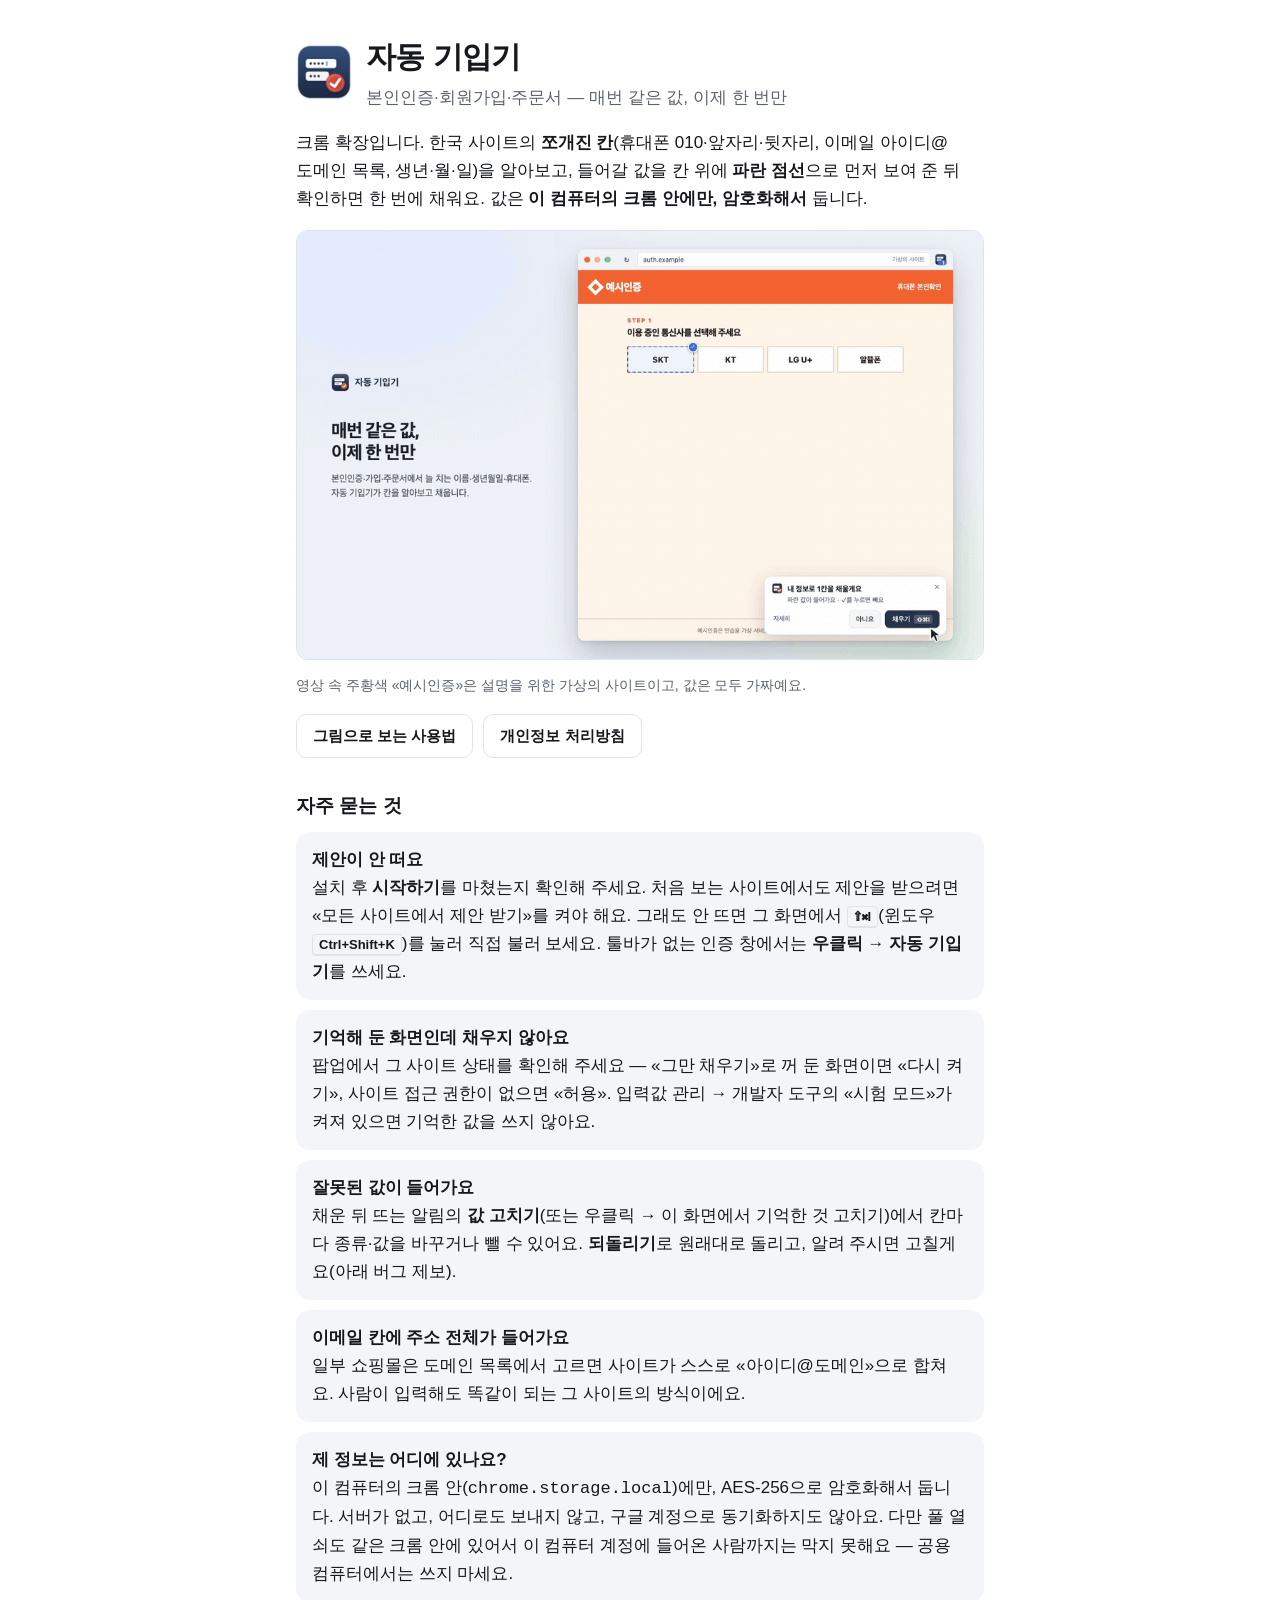
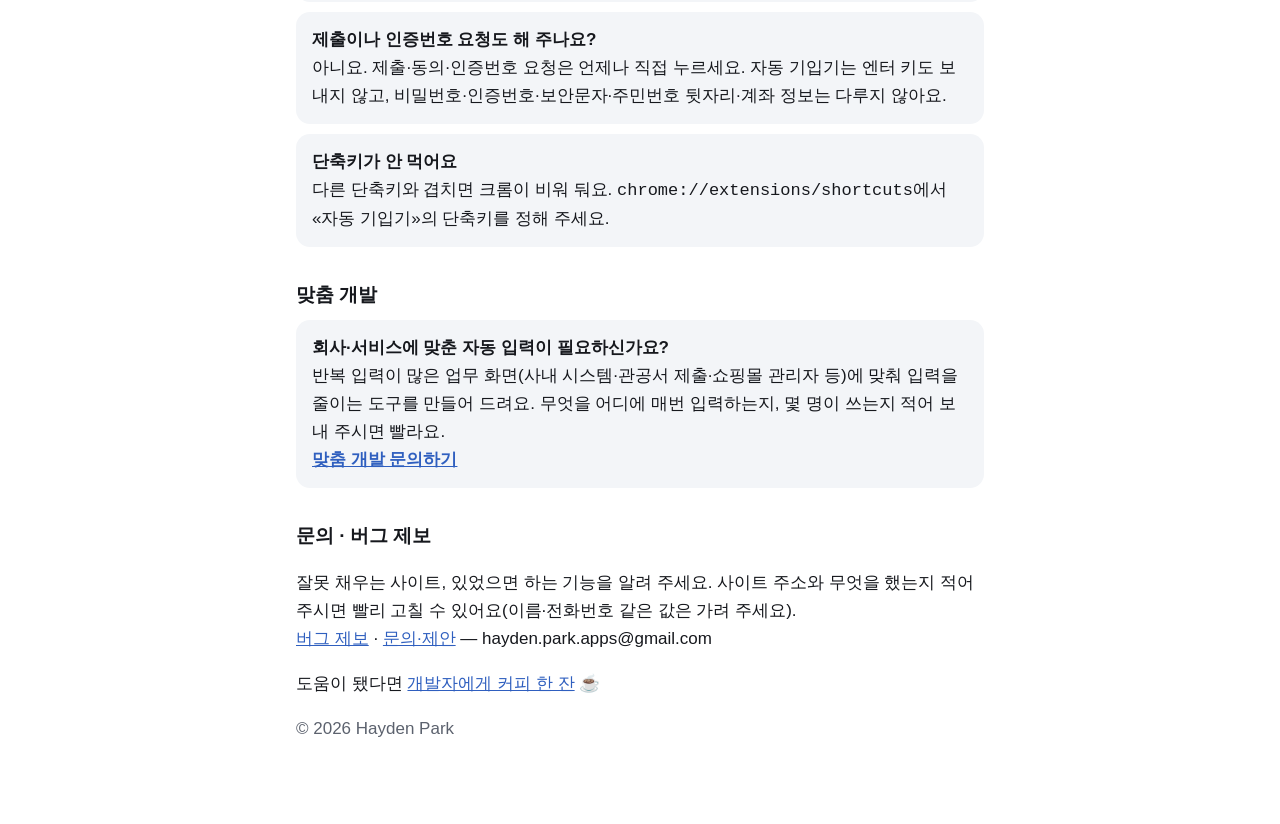
<file: index.html>
<!doctype html>
<html lang="ko">
<head>
<meta charset="utf-8">
<meta name="viewport" content="width=device-width, initial-scale=1">
<title>자동 기입기 지원</title>
<meta name="description" content="자동 기입기(크롬 확장) — 본인인증·회원가입·주문서의 쪼개진 칸을 알아보고, 들어갈 값을 먼저 보여 준 뒤 채웁니다. 사용법·자주 묻는 것·개인정보 처리방침·문의">
<link rel="icon" href="icon128.png">
<style>
  :root { color-scheme: light dark; --fg:#16181d; --muted:#5c626e; --bg:#ffffff; --card:#f3f5f8; --line:#e0e3e9; --accent:#24344d; --link:#2f5fbf; }
  @media (prefers-color-scheme: dark) { :root { --fg:#eceef2; --muted:#a0a6b2; --bg:#121418; --card:#1c1f25; --line:#2c313a; --accent:#93a9cf; --link:#7aa2f7; } }
  * { box-sizing: border-box; }
  body { margin:0; background:var(--bg); color:var(--fg); font:17px/1.65 -apple-system, BlinkMacSystemFont, "Apple SD Gothic Neo", "Malgun Gothic", sans-serif; }
  main { max-width:720px; margin:0 auto; padding:32px 16px 64px; }
  header { display:flex; align-items:center; gap:14px; }
  header img { width:56px; height:56px; border-radius:13px; }
  h1 { font-size:30px; margin:0; letter-spacing:-0.02em; }
  h2 { font-size:19px; margin:32px 0 8px; }
  p, li { word-break: keep-all; }
  .muted { color:var(--muted); }
  a { color:var(--link); }
  .card { background:var(--card); border-radius:14px; padding:14px 16px; margin:10px 0; }
  .demo { width:100%; border-radius:12px; border:1px solid var(--line); display:block; margin:14px 0 4px; }
  .btns { display:flex; flex-wrap:wrap; gap:10px; margin:16px 0 4px; }
  .btn { display:inline-block; padding:9px 16px; border-radius:10px; background:var(--accent); color:#fff; text-decoration:none; font-weight:600; font-size:15px; }
  @media (prefers-color-scheme: dark) { .btn { color:#10131a; } }
  .btn.ghost { background:transparent; color:var(--fg); border:1px solid var(--line); }
  ul { padding-left:20px; }
  kbd { font:600 13px/1 -apple-system, sans-serif; padding:2px 6px; border-radius:4px; border:1px solid var(--line); border-bottom-width:2px; }
</style>
</head>
<body>
<main>
  <header><img src="icon128.png" alt=""><div><h1>자동 기입기</h1>
    <p class="muted" style="margin:2px 0 0">본인인증·회원가입·주문서 — 매번 같은 값, 이제 한 번만</p></div></header>

  <p>크롬 확장입니다. 한국 사이트의 <b>쪼개진 칸</b>(휴대폰 010·앞자리·뒷자리, 이메일 아이디@도메인 목록, 생년·월·일)을 알아보고,
    들어갈 값을 칸 위에 <b>파란 점선</b>으로 먼저 보여 준 뒤 확인하면 한 번에 채워요. 값은 <b>이 컴퓨터의 크롬 안에만, 암호화해서</b> 둡니다.</p>
  <img class="demo" src="img/demo.gif" alt="데모 — 처음 보는 화면에서 값을 먼저 보여 주고, 버튼을 기억하고, 칸이 하나씩 열려도 이어서 채우는 모습">
  <p class="muted" style="font-size:14px">영상 속 주황색 «예시인증»은 설명을 위한 가상의 사이트이고, 값은 모두 가짜예요.</p>
  <div class="btns">
    <!-- STORE_LINK -->
    <a class="btn ghost" href="guide.html">그림으로 보는 사용법</a>
    <a class="btn ghost" href="privacy.html">개인정보 처리방침</a>
  </div>

  <h2>자주 묻는 것</h2>
  <div class="card"><b>제안이 안 떠요</b><br>설치 후 <b>시작하기</b>를 마쳤는지 확인해 주세요. 처음 보는 사이트에서도 제안을 받으려면 «모든 사이트에서 제안 받기»를 켜야 해요.
    그래도 안 뜨면 그 화면에서 <kbd>⇧⌘I</kbd>(윈도우 <kbd>Ctrl+Shift+K</kbd>)를 눌러 직접 불러 보세요. 툴바가 없는 인증 창에서는 <b>우클릭 → 자동 기입기</b>를 쓰세요.</div>
  <div class="card"><b>기억해 둔 화면인데 채우지 않아요</b><br>팝업에서 그 사이트 상태를 확인해 주세요 — «그만 채우기»로 꺼 둔 화면이면 «다시 켜기», 사이트 접근 권한이 없으면 «허용».
    입력값 관리 → 개발자 도구의 «시험 모드»가 켜져 있으면 기억한 값을 쓰지 않아요.</div>
  <div class="card"><b>잘못된 값이 들어가요</b><br>채운 뒤 뜨는 알림의 <b>값 고치기</b>(또는 우클릭 → 이 화면에서 기억한 것 고치기)에서 칸마다 종류·값을 바꾸거나 뺄 수 있어요.
    <b>되돌리기</b>로 원래대로 돌리고, 알려 주시면 고칠게요(아래 버그 제보).</div>
  <div class="card"><b>이메일 칸에 주소 전체가 들어가요</b><br>일부 쇼핑몰은 도메인 목록에서 고르면 사이트가 스스로 «아이디@도메인»으로 합쳐요. 사람이 입력해도 똑같이 되는 그 사이트의 방식이에요.</div>
  <div class="card"><b>제 정보는 어디에 있나요?</b><br>이 컴퓨터의 크롬 안(<code>chrome.storage.local</code>)에만, AES-256으로 암호화해서 둡니다. 서버가 없고, 어디로도 보내지 않고, 구글 계정으로 동기화하지도 않아요.
    다만 풀 열쇠도 같은 크롬 안에 있어서 이 컴퓨터 계정에 들어온 사람까지는 막지 못해요 — 공용 컴퓨터에서는 쓰지 마세요.</div>
  <div class="card"><b>제출이나 인증번호 요청도 해 주나요?</b><br>아니요. 제출·동의·인증번호 요청은 언제나 직접 누르세요. 자동 기입기는 엔터 키도 보내지 않고, 비밀번호·인증번호·보안문자·주민번호 뒷자리·계좌 정보는 다루지 않아요.</div>
  <div class="card"><b>단축키가 안 먹어요</b><br>다른 단축키와 겹치면 크롬이 비워 둬요. <code>chrome://extensions/shortcuts</code>에서 «자동 기입기»의 단축키를 정해 주세요.</div>

  <h2>맞춤 개발</h2>
  <div class="card"><b>회사·서비스에 맞춘 자동 입력이 필요하신가요?</b><br>
    반복 입력이 많은 업무 화면(사내 시스템·관공서 제출·쇼핑몰 관리자 등)에 맞춰 입력을 줄이는 도구를 만들어 드려요.
    무엇을 어디에 매번 입력하는지, 몇 명이 쓰는지 적어 보내 주시면 빨라요.<br>
    <a href="mailto:hayden.park.apps@gmail.com?subject=%5B%EC%9E%90%EB%8F%99%20%EA%B8%B0%EC%9E%85%EA%B8%B0%5D%20%EB%A7%9E%EC%B6%A4%20%EA%B0%9C%EB%B0%9C%20%EB%AC%B8%EC%9D%98"><b>맞춤 개발 문의하기</b></a></div>

  <h2>문의 · 버그 제보</h2>
  <p>잘못 채우는 사이트, 있었으면 하는 기능을 알려 주세요. 사이트 주소와 무엇을 했는지 적어 주시면 빨리 고칠 수 있어요(이름·전화번호 같은 값은 가려 주세요).<br>
    <a href="mailto:hayden.park.apps@gmail.com?subject=%5B%EC%9E%90%EB%8F%99%20%EA%B8%B0%EC%9E%85%EA%B8%B0%5D%20%EB%B2%84%EA%B7%B8%20%EC%A0%9C%EB%B3%B4">버그 제보</a> ·
    <a href="mailto:hayden.park.apps@gmail.com?subject=%5B%EC%9E%90%EB%8F%99%20%EA%B8%B0%EC%9E%85%EA%B8%B0%5D%20%EB%AC%B8%EC%9D%98">문의·제안</a> — hayden.park.apps@gmail.com</p>
  <p>도움이 됐다면 <a href="https://ko-fi.com/haydenpark">개발자에게 커피 한 잔</a> ☕</p>
  <p class="muted">© 2026 Hayden Park</p>
</main>
</body>
</html>
</file>
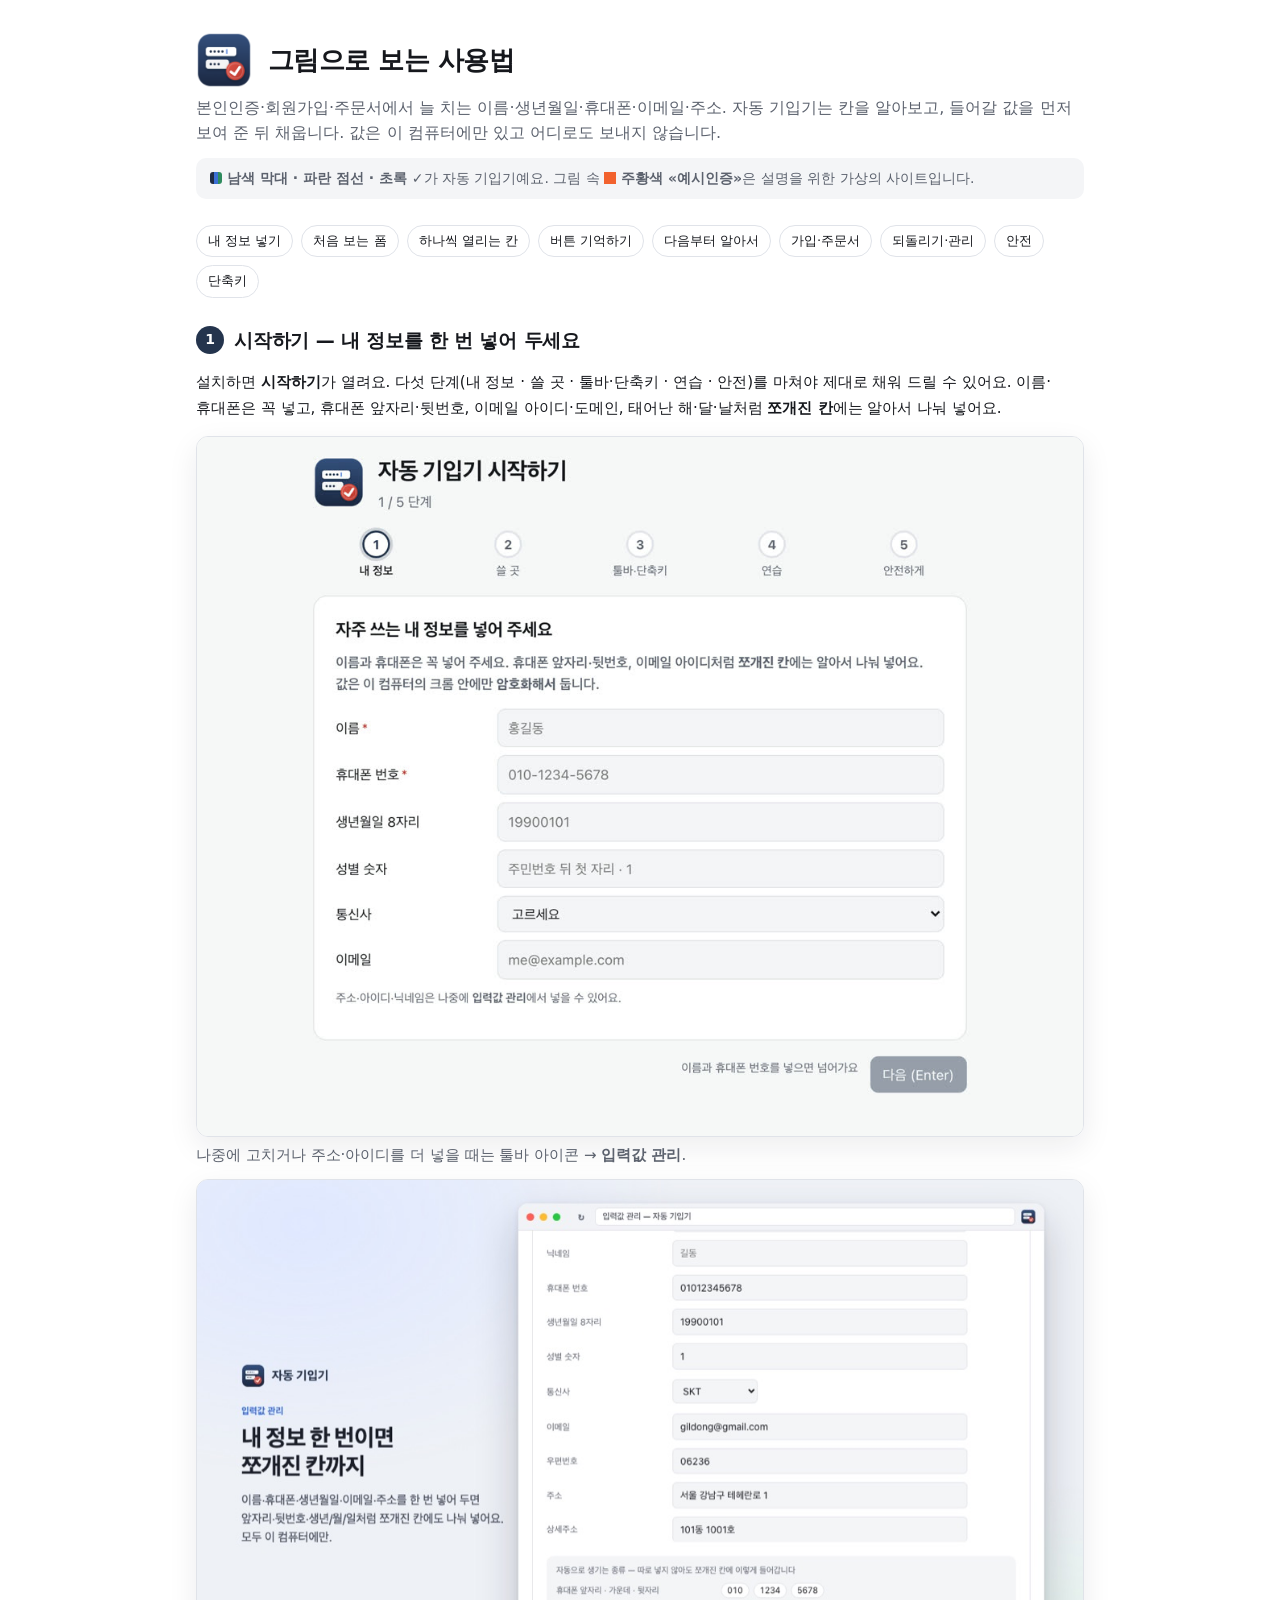
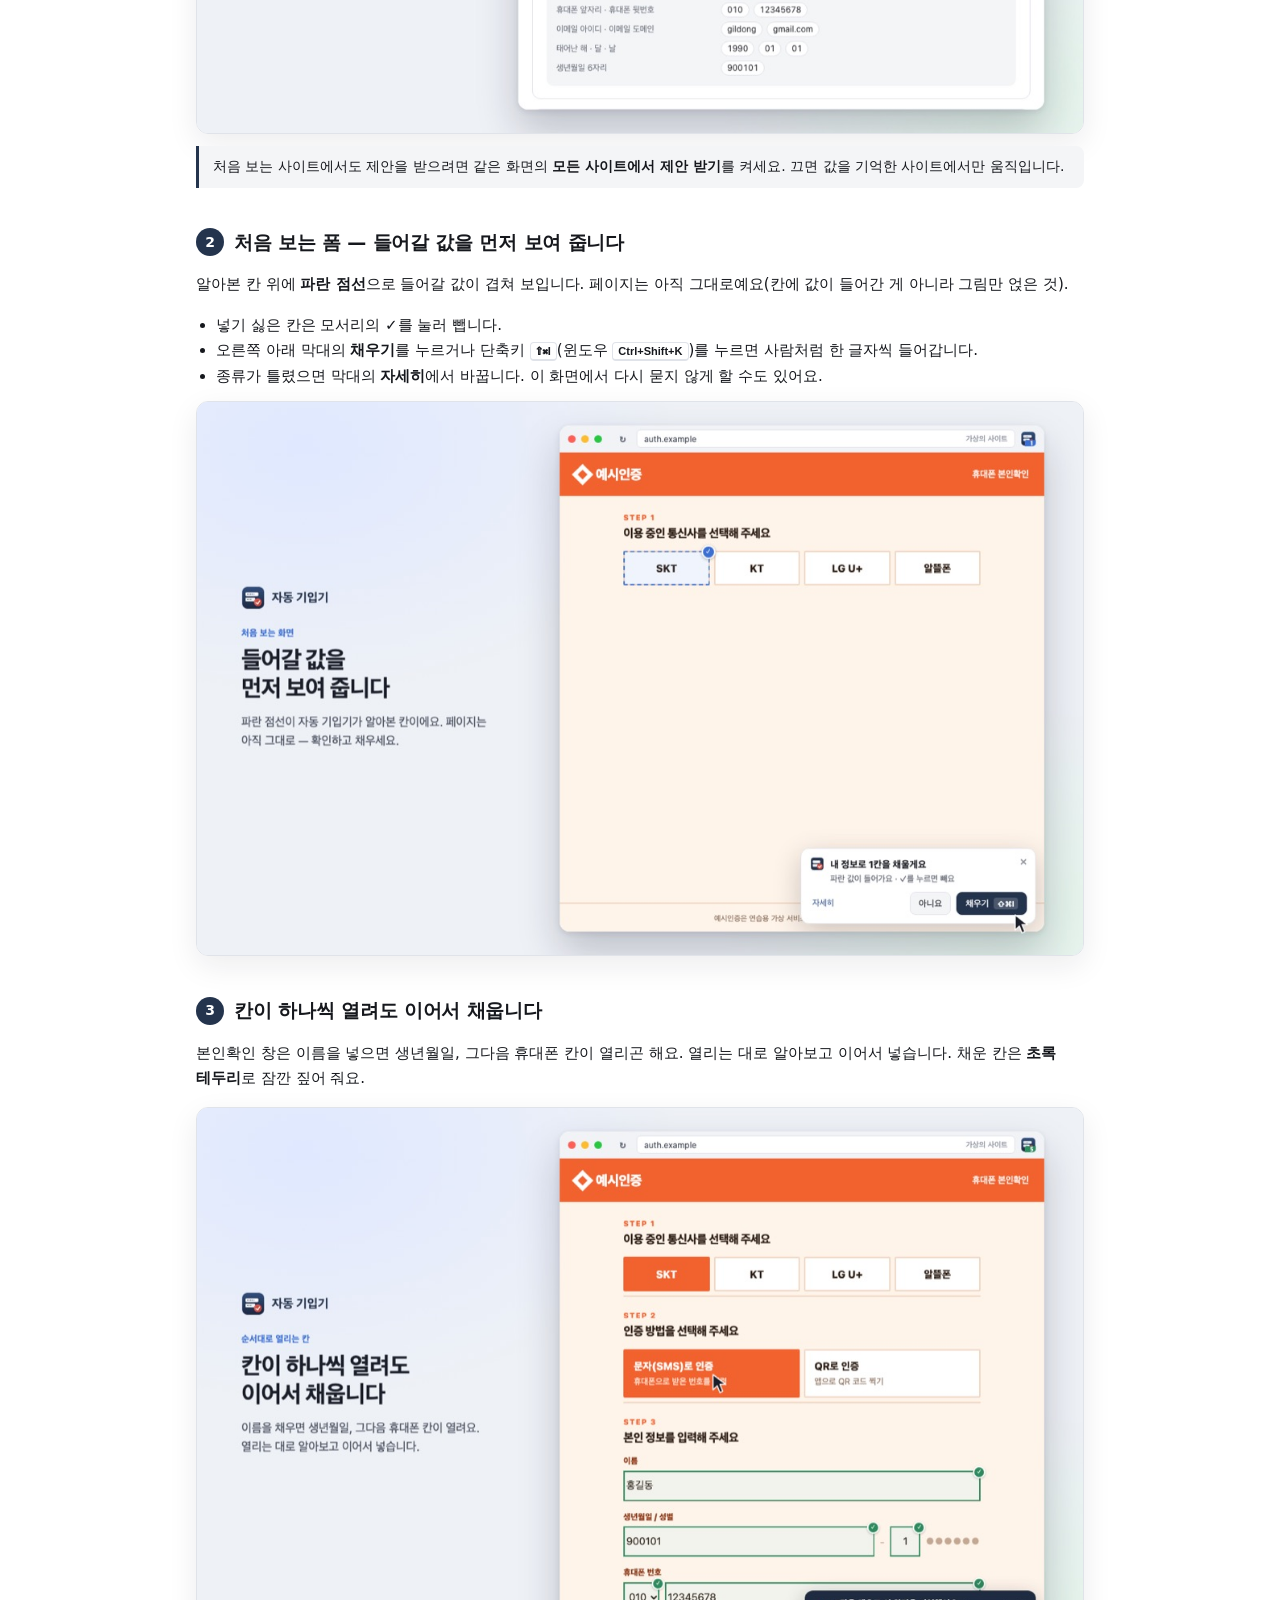
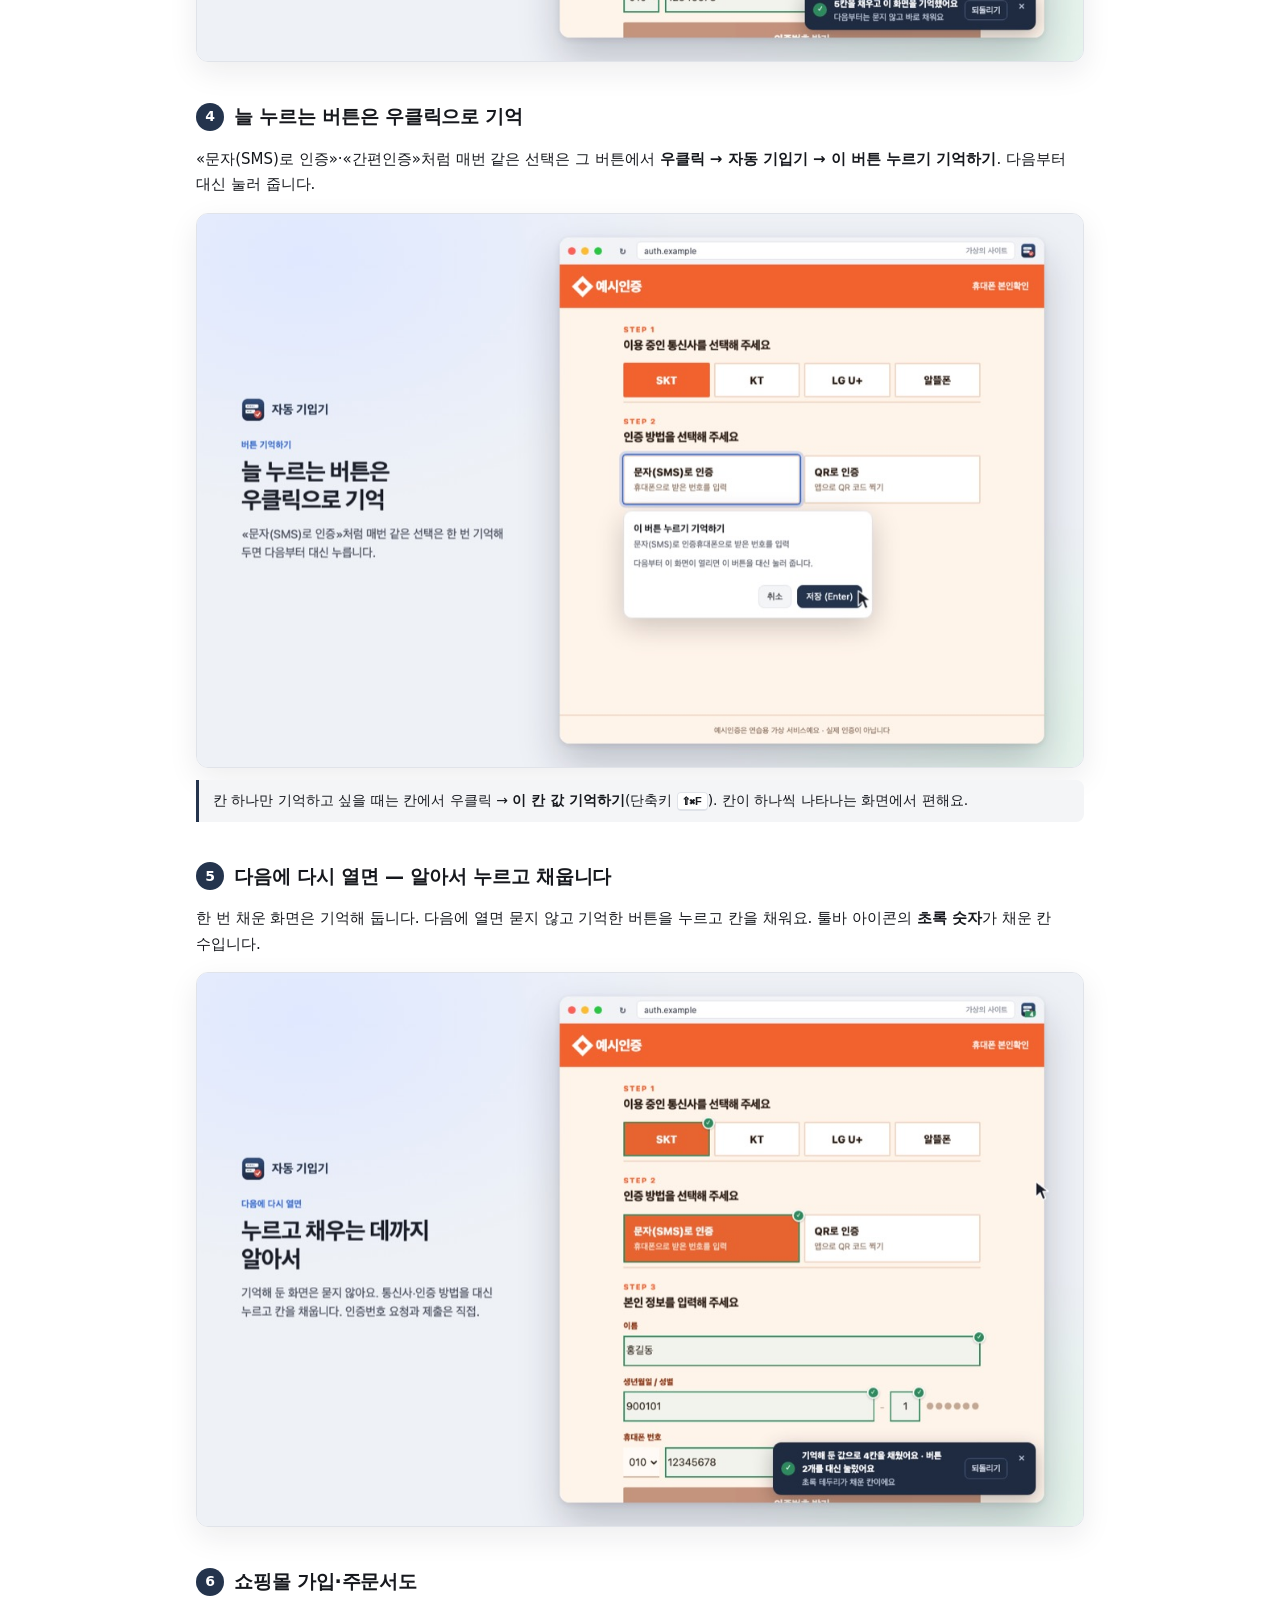
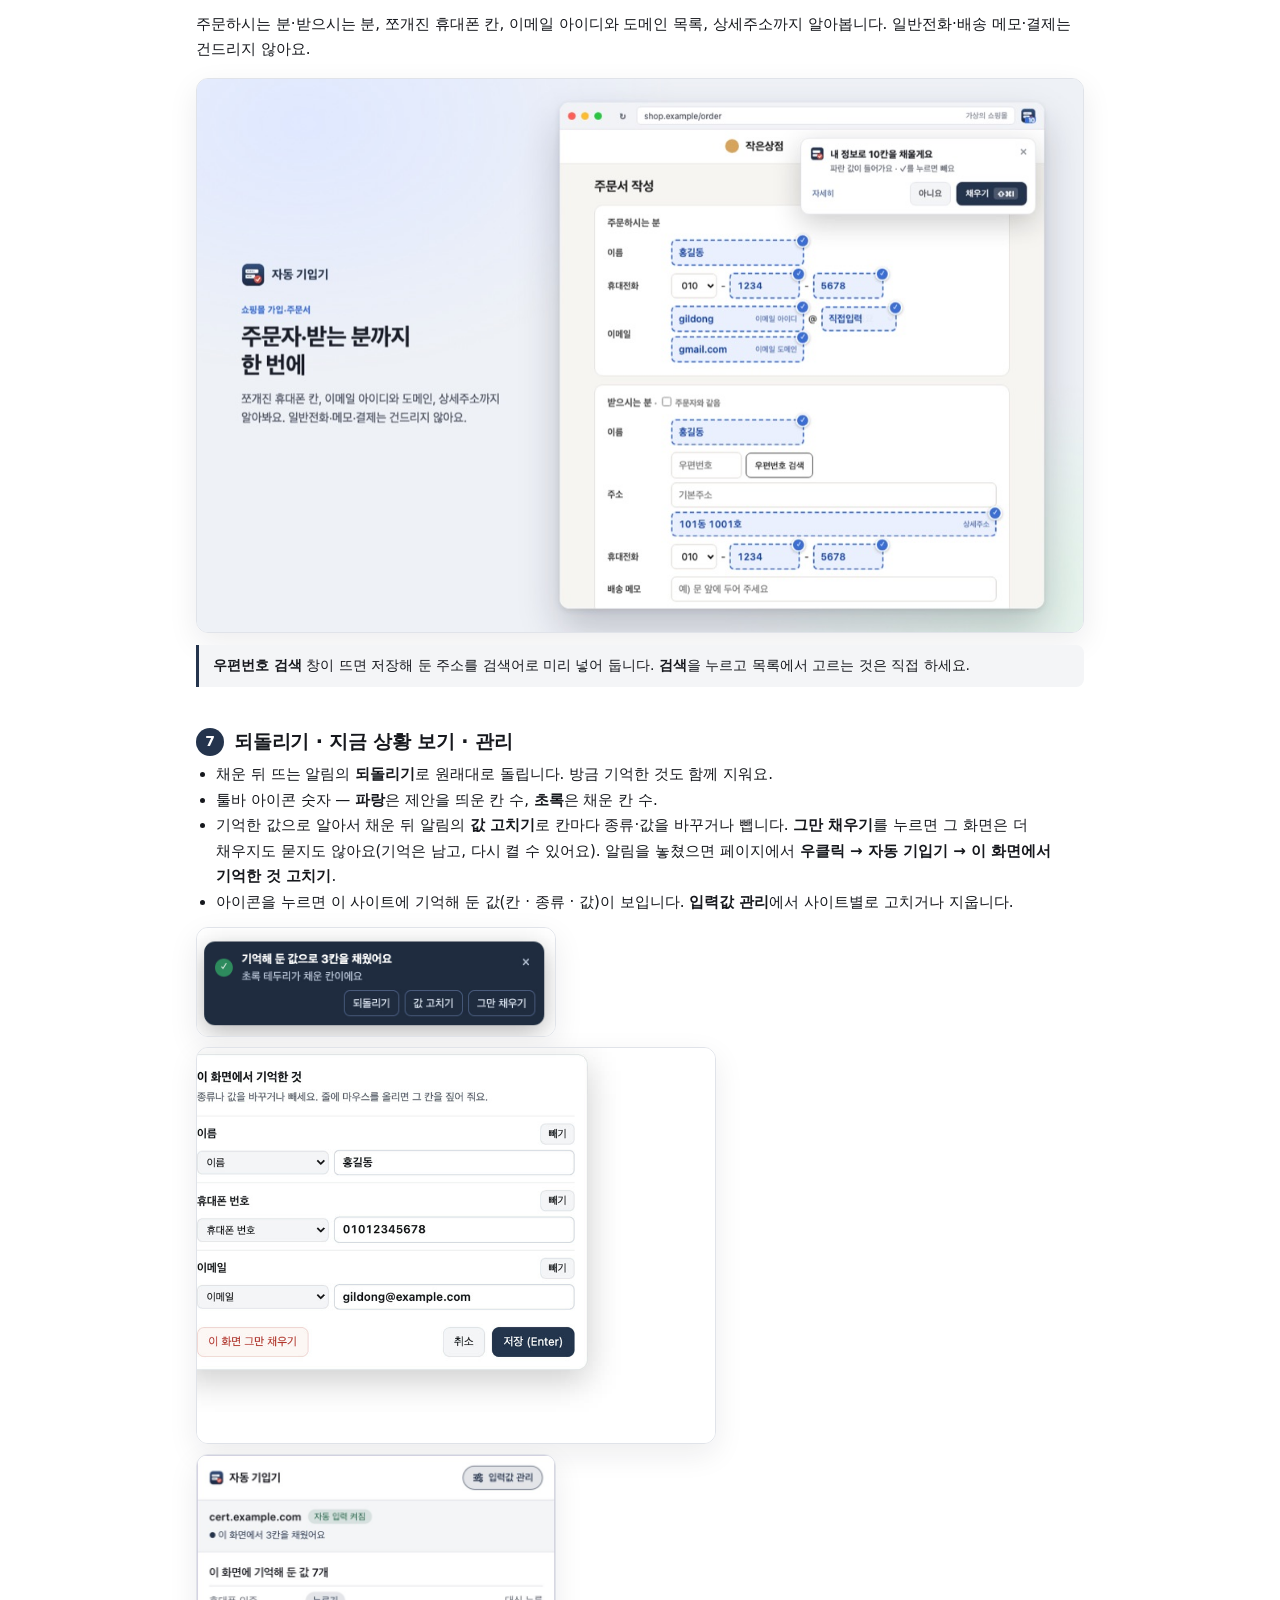
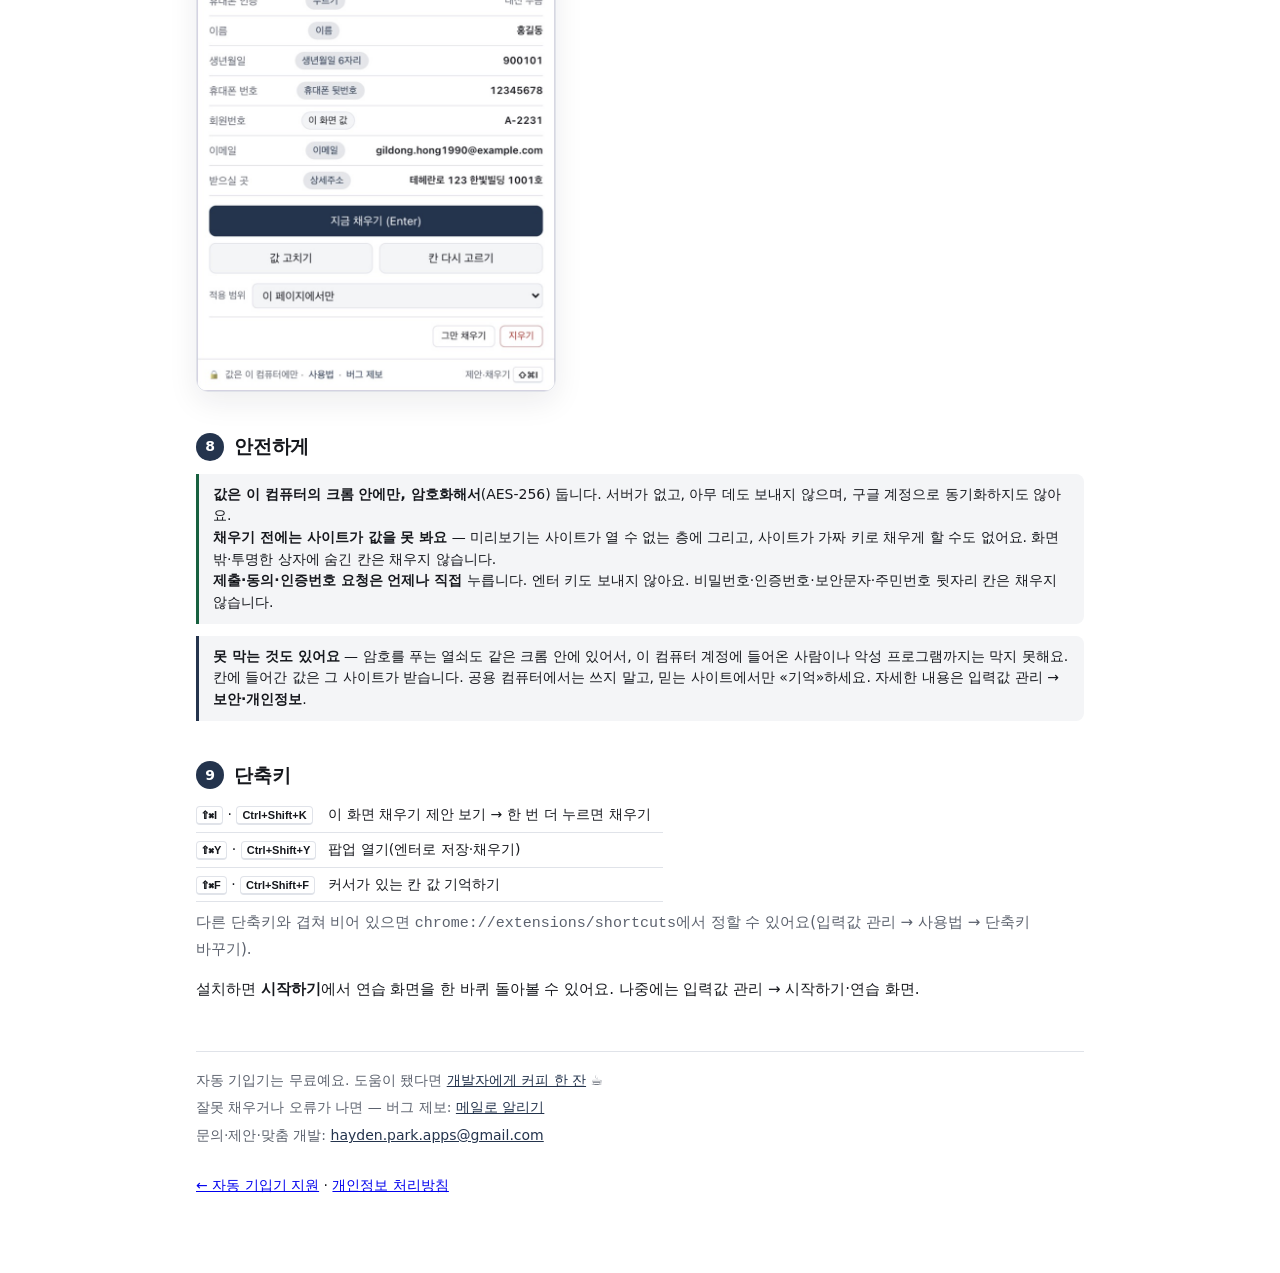
<file: guide.html>
<!DOCTYPE html>
<html lang="ko">
<head>
<meta charset="utf-8">
<meta name="viewport" content="width=device-width, initial-scale=1">
<title>자동 기입기 — 그림으로 보는 사용법</title>
<link rel="stylesheet" href="ui.css">
<style>
  body.page { max-width: 58rem; }
  .hero { display: flex; align-items: center; gap: 16px; margin-bottom: 8px; }
  .hero img { width: 56px; height: 56px; border-radius: 13px; }
  .hero h1 { font-size: 26px; margin: 0; letter-spacing: -0.02em; }
  .lead2 { font-size: 16px; color: var(--ink-soft); margin: 4px 0 26px; word-break: keep-all; }
  .toc { display: flex; flex-wrap: wrap; gap: 8px; margin: 0 0 28px; padding: 0; list-style: none; }
  .toc a { display: inline-block; font-size: 13px; padding: 5px 11px; border-radius: 999px; border: 1px solid var(--line); color: var(--ink); text-decoration: none; background: var(--paper); }
  .toc a:hover { border-color: var(--navy); color: var(--navy); }
  section.g { margin: 0 0 40px; }
  section.g h2 { font-size: 19px; margin: 0 0 6px; letter-spacing: -0.01em; display: flex; align-items: center; gap: 10px; }
  section.g h2 .n { flex: none; width: 28px; height: 28px; border-radius: 50%; background: var(--navy); color: #fff; display: grid; place-items: center; font-size: 14px; }
  @media (prefers-color-scheme: dark) { section.g h2 .n { color: #10131a; } }
  section.g p, section.g li { font-size: 15px; line-height: 1.7; word-break: keep-all; }
  section.g ul { padding-left: 20px; margin: 6px 0 12px; }
  .shot { display: block; width: 100%; border-radius: 12px; border: 1px solid var(--line); box-shadow: 0 10px 30px rgba(20,24,40,.08); margin: 10px 0 6px; }
  .shot.narrow { max-width: 360px; }
  .shot.mid { max-width: 520px; }
  .cap2 { font-size: 13px; color: var(--ink-soft); margin: 0 0 4px; }
  .note { border-left: 3px solid var(--navy); background: var(--surface); padding: 10px 14px; border-radius: 0 8px 8px 0; font-size: 14px; margin: 12px 0; }
  .note.safe { border-left-color: var(--ok); }
  table.keys { border-collapse: collapse; margin: 8px 0; }
  table.keys td { padding: 6px 12px 6px 0; font-size: 14px; border-bottom: 1px solid var(--line); vertical-align: top; }
  .legend2 { font-size: 14px; color: var(--ink-soft); margin: -14px 0 26px; padding: 10px 14px; border-radius: 10px; background: var(--surface); word-break: keep-all; }
  .legend2 .sw { display: inline-block; width: 12px; height: 12px; border-radius: 3px; vertical-align: -1px; margin-right: 5px; }
  .legend2 .sw.tool { background: linear-gradient(90deg, #1f2b45 0 34%, #3b6fd4 34% 67%, #2e8b5e 67%); }
  .legend2 .sw.site { background: #f2622e; border-radius: 0; }
  .foot2 { margin-top: 48px; padding-top: 18px; border-top: 1px solid var(--line); font-size: 14px; color: var(--ink-soft); display: grid; gap: 6px; }
  .foot2 a { color: var(--navy); }
</style>
</head>
<body class="page">
  <div class="hero"><img src="icon128.png" alt=""><h1>그림으로 보는 사용법</h1></div>
  <p class="lead2">본인인증·회원가입·주문서에서 늘 치는 이름·생년월일·휴대폰·이메일·주소. 자동 기입기는 칸을 알아보고, 들어갈 값을 먼저 보여 준 뒤 채웁니다.
    값은 이 컴퓨터에만 있고 어디로도 보내지 않습니다.</p>
  <p class="legend2"><span class="sw tool"></span><b>남색 막대 · 파란 점선 · 초록 ✓</b>가 자동 기입기예요.
    그림 속 <span class="sw site"></span><b>주황색 «예시인증»</b>은 설명을 위한 가상의 사이트입니다.</p>
  <ul class="toc">
    <li><a href="#s1">내 정보 넣기</a></li><li><a href="#s2">처음 보는 폼</a></li><li><a href="#s3">하나씩 열리는 칸</a></li>
    <li><a href="#s4">버튼 기억하기</a></li><li><a href="#s5">다음부터 알아서</a></li><li><a href="#s6">가입·주문서</a></li>
    <li><a href="#s7">되돌리기·관리</a></li><li><a href="#s8">안전</a></li><li><a href="#s9">단축키</a></li>
  </ul>

  <section class="g" id="s1">
    <h2><span class="n">1</span>시작하기 — 내 정보를 한 번 넣어 두세요</h2>
    <p>설치하면 <b>시작하기</b>가 열려요. 다섯 단계(내 정보 · 쓸 곳 · 툴바·단축키 · 연습 · 안전)를 마쳐야 제대로 채워 드릴 수 있어요.
      이름·휴대폰은 꼭 넣고, 휴대폰 앞자리·뒷번호, 이메일 아이디·도메인, 태어난 해·달·날처럼 <b>쪼개진 칸</b>에는 알아서 나눠 넣어요.</p>
    <img class="shot" src="guide/welcome.jpg" alt="시작하기 — 다섯 단계 중 내 정보 넣기">
    <p class="cap2">나중에 고치거나 주소·아이디를 더 넣을 때는 툴바 아이콘 → <b>입력값 관리</b>.</p>
    <img class="shot" src="guide/options.jpg" alt="입력값 관리 — 내 정보와 자동으로 생기는 쪼갠 값">
    <div class="note">처음 보는 사이트에서도 제안을 받으려면 같은 화면의 <b>모든 사이트에서 제안 받기</b>를 켜세요. 끄면 값을 기억한 사이트에서만 움직입니다.</div>
  </section>

  <section class="g" id="s2">
    <h2><span class="n">2</span>처음 보는 폼 — 들어갈 값을 먼저 보여 줍니다</h2>
    <p>알아본 칸 위에 <b>파란 점선</b>으로 들어갈 값이 겹쳐 보입니다. 페이지는 아직 그대로예요(칸에 값이 들어간 게 아니라 그림만 얹은 것).</p>
    <ul>
      <li>넣기 싫은 칸은 모서리의 <b>✓</b>를 눌러 뺍니다.</li>
      <li>오른쪽 아래 막대의 <b>채우기</b>를 누르거나 단축키 <kbd>⇧⌘I</kbd>(윈도우 <kbd>Ctrl+Shift+K</kbd>)를 누르면 사람처럼 한 글자씩 들어갑니다.</li>
      <li>종류가 틀렸으면 막대의 <b>자세히</b>에서 바꿉니다. 이 화면에서 다시 묻지 않게 할 수도 있어요.</li>
    </ul>
    <img class="shot" src="guide/offer.jpg" alt="통신사 버튼 위 파란 점선과 구석의 채우기 막대">
  </section>

  <section class="g" id="s3">
    <h2><span class="n">3</span>칸이 하나씩 열려도 이어서 채웁니다</h2>
    <p>본인확인 창은 이름을 넣으면 생년월일, 그다음 휴대폰 칸이 열리곤 해요. 열리는 대로 알아보고 이어서 넣습니다. 채운 칸은 <b>초록 테두리</b>로 잠깐 짚어 줘요.</p>
    <img class="shot" src="guide/filled.jpg" alt="이름·생년월일·성별·휴대폰이 차례로 채워진 모습">
  </section>

  <section class="g" id="s4">
    <h2><span class="n">4</span>늘 누르는 버튼은 우클릭으로 기억</h2>
    <p>«문자(SMS)로 인증»·«간편인증»처럼 매번 같은 선택은 그 버튼에서 <b>우클릭 → 자동 기입기 → 이 버튼 누르기 기억하기</b>. 다음부터 대신 눌러 줍니다.</p>
    <img class="shot" src="guide/remember.jpg" alt="이 버튼 누르기 기억하기 창">
    <div class="note">칸 하나만 기억하고 싶을 때는 칸에서 우클릭 → <b>이 칸 값 기억하기</b>(단축키 <kbd>⇧⌘F</kbd>). 칸이 하나씩 나타나는 화면에서 편해요.</div>
  </section>

  <section class="g" id="s5">
    <h2><span class="n">5</span>다음에 다시 열면 — 알아서 누르고 채웁니다</h2>
    <p>한 번 채운 화면은 기억해 둡니다. 다음에 열면 묻지 않고 기억한 버튼을 누르고 칸을 채워요. 툴바 아이콘의 <b>초록 숫자</b>가 채운 칸 수입니다.</p>
    <img class="shot" src="guide/auto.jpg" alt="다시 열었을 때 통신사·인증 방법을 누르고 네 칸을 채운 모습">
  </section>

  <section class="g" id="s6">
    <h2><span class="n">6</span>쇼핑몰 가입·주문서도</h2>
    <p>주문하시는 분·받으시는 분, 쪼개진 휴대폰 칸, 이메일 아이디와 도메인 목록, 상세주소까지 알아봅니다. 일반전화·배송 메모·결제는 건드리지 않아요.</p>
    <img class="shot" src="guide/shop.jpg" alt="가상의 쇼핑몰 주문서에 제안이 뜬 모습">
    <div class="note"><b>우편번호 검색</b> 창이 뜨면 저장해 둔 주소를 검색어로 미리 넣어 둡니다. <b>검색</b>을 누르고 목록에서 고르는 것은 직접 하세요.</div>
  </section>

  <section class="g" id="s7">
    <h2><span class="n">7</span>되돌리기 · 지금 상황 보기 · 관리</h2>
    <ul>
      <li>채운 뒤 뜨는 알림의 <b>되돌리기</b>로 원래대로 돌립니다. 방금 기억한 것도 함께 지워요.</li>
      <li>툴바 아이콘 숫자 — <b>파랑</b>은 제안을 띄운 칸 수, <b>초록</b>은 채운 칸 수.</li>
      <li>기억한 값으로 알아서 채운 뒤 알림의 <b>값 고치기</b>로 칸마다 종류·값을 바꾸거나 뺍니다. <b>그만 채우기</b>를 누르면 그 화면은 더 채우지도 묻지도 않아요(기억은 남고, 다시 켤 수 있어요).
        알림을 놓쳤으면 페이지에서 <b>우클릭 → 자동 기입기 → 이 화면에서 기억한 것 고치기</b>.</li>
      <li>아이콘을 누르면 이 사이트에 기억해 둔 값(칸 · 종류 · 값)이 보입니다. <b>입력값 관리</b>에서 사이트별로 고치거나 지웁니다.</li>
    </ul>
    <img class="shot narrow" src="guide/toast.jpg" alt="기억한 값으로 채운 뒤 알림 — 되돌리기·값 고치기·그만 채우기">
    <img class="shot mid" src="guide/edit.jpg" alt="값 고치기 창 — 칸마다 종류·값 바꾸기, 빼기, 이 화면 그만 채우기">
    <img class="shot narrow" src="guide/popup.jpg" alt="팝업 — 이 화면에 기억해 둔 값">
  </section>

  <section class="g" id="s8">
    <h2><span class="n">8</span>안전하게</h2>
    <div class="note safe">
      <b>값은 이 컴퓨터의 크롬 안에만, 암호화해서</b>(AES-256) 둡니다. 서버가 없고, 아무 데도 보내지 않으며, 구글 계정으로 동기화하지도 않아요.<br>
      <b>채우기 전에는 사이트가 값을 못 봐요</b> — 미리보기는 사이트가 열 수 없는 층에 그리고, 사이트가 가짜 키로 채우게 할 수도 없어요. 화면 밖·투명한 상자에 숨긴 칸은 채우지 않습니다.<br>
      <b>제출·동의·인증번호 요청은 언제나 직접</b> 누릅니다. 엔터 키도 보내지 않아요. 비밀번호·인증번호·보안문자·주민번호 뒷자리 칸은 채우지 않습니다.
    </div>
    <div class="note">
      <b>못 막는 것도 있어요</b> — 암호를 푸는 열쇠도 같은 크롬 안에 있어서, 이 컴퓨터 계정에 들어온 사람이나 악성 프로그램까지는 막지 못해요.
      칸에 들어간 값은 그 사이트가 받습니다. 공용 컴퓨터에서는 쓰지 말고, 믿는 사이트에서만 «기억»하세요. 자세한 내용은 입력값 관리 → <b>보안·개인정보</b>.
    </div>
  </section>

  <section class="g" id="s9">
    <h2><span class="n">9</span>단축키</h2>
    <table class="keys">
      <tr><td><kbd>⇧⌘I</kbd> · <kbd>Ctrl+Shift+K</kbd></td><td>이 화면 채우기 제안 보기 → 한 번 더 누르면 채우기</td></tr>
      <tr><td><kbd>⇧⌘Y</kbd> · <kbd>Ctrl+Shift+Y</kbd></td><td>팝업 열기(엔터로 저장·채우기)</td></tr>
      <tr><td><kbd>⇧⌘F</kbd> · <kbd>Ctrl+Shift+F</kbd></td><td>커서가 있는 칸 값 기억하기</td></tr>
    </table>
    <p class="cap2">다른 단축키와 겹쳐 비어 있으면 <code>chrome://extensions/shortcuts</code>에서 정할 수 있어요(입력값 관리 → 사용법 → 단축키 바꾸기).</p>
    <p>설치하면 <b>시작하기</b>에서 연습 화면을 한 바퀴 돌아볼 수 있어요. 나중에는 입력값 관리 → 시작하기·연습 화면.</p>
  </section>

  <div class="foot2">
    <span>자동 기입기는 무료예요. 도움이 됐다면 <a href="https://ko-fi.com/haydenpark">개발자에게 커피 한 잔</a> ☕</span>
    <span>잘못 채우거나 오류가 나면 — 버그 제보: <a href="mailto:hayden.park.apps@gmail.com?subject=%5B%EC%9E%90%EB%8F%99%20%EA%B8%B0%EC%9E%85%EA%B8%B0%5D%20%EB%B2%84%EA%B7%B8%20%EC%A0%9C%EB%B3%B4">메일로 알리기</a></span>
    <span>문의·제안·맞춤 개발: <a href="mailto:hayden.park.apps@gmail.com?subject=%5B%EC%9E%90%EB%8F%99%20%EA%B8%B0%EC%9E%85%EA%B8%B0%5D%20%EB%AC%B8%EC%9D%98">hayden.park.apps@gmail.com</a></span>
  </div>
    <p style="margin-top:28px"><a href="index.html">← 자동 기입기 지원</a> · <a href="privacy.html">개인정보 처리방침</a></p>
</body>
</html>
</file>
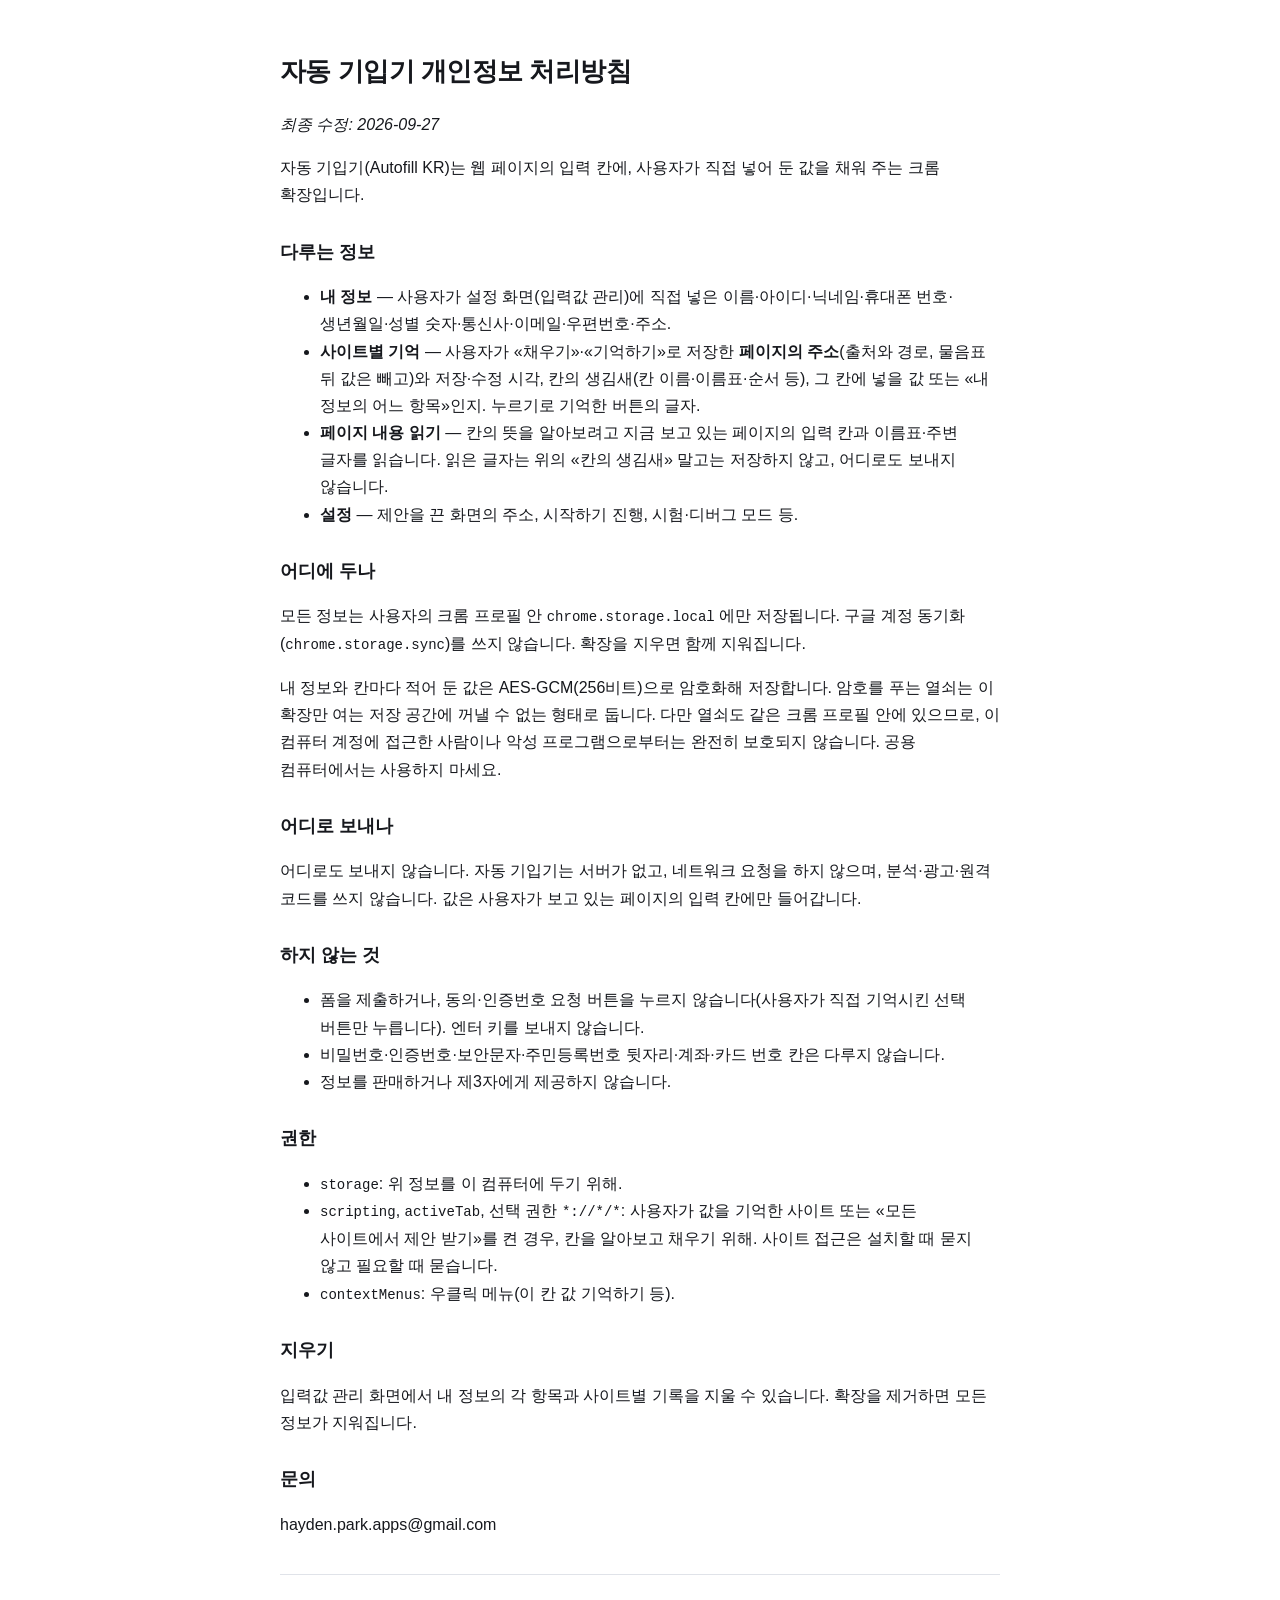
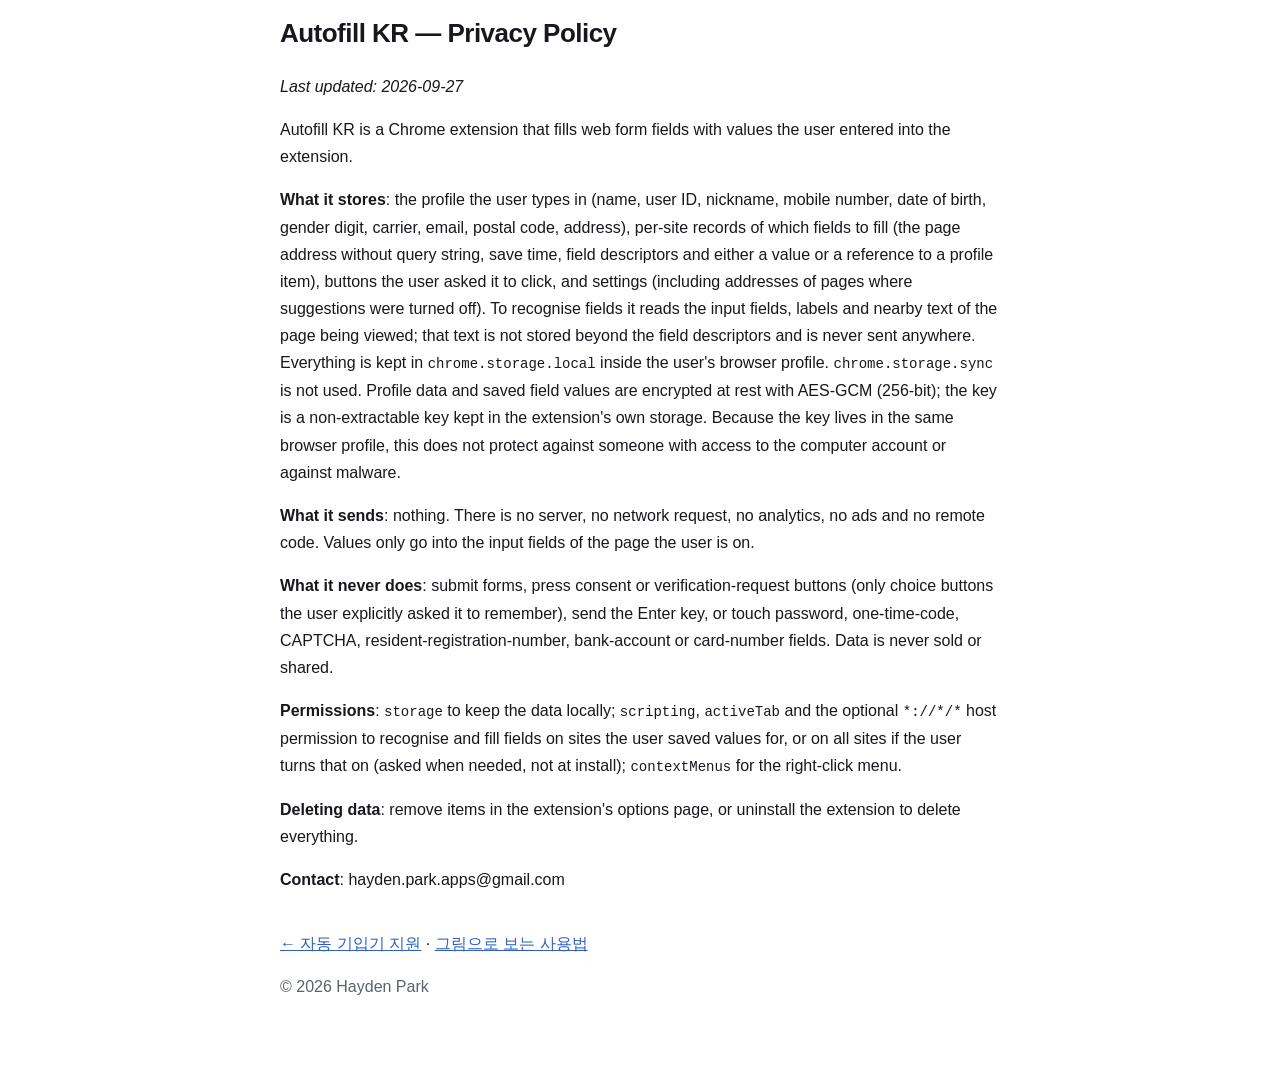
<file: privacy.html>
<!doctype html>
<html lang="ko">
<head>
<meta charset="utf-8">
<meta name="viewport" content="width=device-width, initial-scale=1">
<title>자동 기입기 개인정보 처리방침</title>
<link rel="icon" href="icon128.png">
<style>
  :root { color-scheme: light dark; --fg:#16181d; --muted:#5c626e; --bg:#ffffff; --line:#e0e3e9; --link:#2f5fbf; }
  @media (prefers-color-scheme: dark) { :root { --fg:#eceef2; --muted:#a0a6b2; --bg:#121418; --line:#2c313a; --link:#7aa2f7; } }
  body { margin:0; background:var(--bg); color:var(--fg); font:16px/1.7 -apple-system, BlinkMacSystemFont, "Apple SD Gothic Neo", "Malgun Gothic", sans-serif; }
  main { max-width:720px; margin:0 auto; padding:32px 16px 64px; }
  h1 { font-size:26px; letter-spacing:-0.02em; } h2 { font-size:18px; margin-top:28px; }
  p, li { word-break: keep-all; } a { color:var(--link); } hr { border:0; border-top:1px solid var(--line); margin:36px 0; }
  code { font-size:14px; }
</style>
</head>
<body>
<main>
<h1>자동 기입기 개인정보 처리방침</h1>
<p><i>최종 수정: 2026-09-27</i></p>
<p>자동 기입기(Autofill KR)는 웹 페이지의 입력 칸에, 사용자가 직접 넣어 둔 값을 채워 주는 크롬 확장입니다.</p>
<h2>다루는 정보</h2>
<ul><li><b>내 정보</b> — 사용자가 설정 화면(입력값 관리)에 직접 넣은 이름·아이디·닉네임·휴대폰 번호·생년월일·성별 숫자·통신사·이메일·우편번호·주소.</li><li><b>사이트별 기억</b> — 사용자가 «채우기»·«기억하기»로 저장한 <b>페이지의 주소</b>(출처와 경로, 물음표 뒤 값은 빼고)와 저장·수정 시각, 칸의 생김새(칸 이름·이름표·순서 등), 그 칸에 넣을 값 또는 «내 정보의 어느 항목»인지. 누르기로 기억한 버튼의 글자.</li><li><b>페이지 내용 읽기</b> — 칸의 뜻을 알아보려고 지금 보고 있는 페이지의 입력 칸과 이름표·주변 글자를 읽습니다. 읽은 글자는 위의 «칸의 생김새» 말고는 저장하지 않고, 어디로도 보내지 않습니다.</li><li><b>설정</b> — 제안을 끈 화면의 주소, 시작하기 진행, 시험·디버그 모드 등.</li></ul>
<h2>어디에 두나</h2>
<p>모든 정보는 사용자의 크롬 프로필 안 <code>chrome.storage.local</code> 에만 저장됩니다. 구글 계정 동기화(<code>chrome.storage.sync</code>)를 쓰지 않습니다. 확장을 지우면 함께 지워집니다.</p>
<p>내 정보와 칸마다 적어 둔 값은 AES-GCM(256비트)으로 암호화해 저장합니다. 암호를 푸는 열쇠는 이 확장만 여는 저장 공간에 꺼낼 수 없는 형태로 둡니다. 다만 열쇠도 같은 크롬 프로필 안에 있으므로, 이 컴퓨터 계정에 접근한 사람이나 악성 프로그램으로부터는 완전히 보호되지 않습니다. 공용 컴퓨터에서는 사용하지 마세요.</p>
<h2>어디로 보내나</h2>
<p>어디로도 보내지 않습니다. 자동 기입기는 서버가 없고, 네트워크 요청을 하지 않으며, 분석·광고·원격 코드를 쓰지 않습니다. 값은 사용자가 보고 있는 페이지의 입력 칸에만 들어갑니다.</p>
<h2>하지 않는 것</h2>
<ul><li>폼을 제출하거나, 동의·인증번호 요청 버튼을 누르지 않습니다(사용자가 직접 기억시킨 선택 버튼만 누릅니다). 엔터 키를 보내지 않습니다.</li><li>비밀번호·인증번호·보안문자·주민등록번호 뒷자리·계좌·카드 번호 칸은 다루지 않습니다.</li><li>정보를 판매하거나 제3자에게 제공하지 않습니다.</li></ul>
<h2>권한</h2>
<ul><li><code>storage</code>: 위 정보를 이 컴퓨터에 두기 위해.</li><li><code>scripting</code>, <code>activeTab</code>, 선택 권한 <code>*://*/*</code>: 사용자가 값을 기억한 사이트 또는 «모든 사이트에서 제안 받기»를 켠 경우, 칸을 알아보고 채우기 위해. 사이트 접근은 설치할 때 묻지 않고 필요할 때 묻습니다.</li><li><code>contextMenus</code>: 우클릭 메뉴(이 칸 값 기억하기 등).</li></ul>
<h2>지우기</h2>
<p>입력값 관리 화면에서 내 정보의 각 항목과 사이트별 기록을 지울 수 있습니다. 확장을 제거하면 모든 정보가 지워집니다.</p>
<h2>문의</h2>
<p>hayden.park.apps@gmail.com</p>
<hr>
<h1>Autofill KR — Privacy Policy</h1>
<p><i>Last updated: 2026-09-27</i></p>
<p>Autofill KR is a Chrome extension that fills web form fields with values the user entered into the extension.</p>
<p><b>What it stores</b>: the profile the user types in (name, user ID, nickname, mobile number, date of birth, gender digit, carrier, email, postal code, address), per-site records of which fields to fill (the page address without query string, save time, field descriptors and either a value or a reference to a profile item), buttons the user asked it to click, and settings (including addresses of pages where suggestions were turned off). To recognise fields it reads the input fields, labels and nearby text of the page being viewed; that text is not stored beyond the field descriptors and is never sent anywhere. Everything is kept in <code>chrome.storage.local</code> inside the user&#x27;s browser profile. <code>chrome.storage.sync</code> is not used. Profile data and saved field values are encrypted at rest with AES-GCM (256-bit); the key is a non-extractable key kept in the extension&#x27;s own storage. Because the key lives in the same browser profile, this does not protect against someone with access to the computer account or against malware.</p>
<p><b>What it sends</b>: nothing. There is no server, no network request, no analytics, no ads and no remote code. Values only go into the input fields of the page the user is on.</p>
<p><b>What it never does</b>: submit forms, press consent or verification-request buttons (only choice buttons the user explicitly asked it to remember), send the Enter key, or touch password, one-time-code, CAPTCHA, resident-registration-number, bank-account or card-number fields. Data is never sold or shared.</p>
<p><b>Permissions</b>: <code>storage</code> to keep the data locally; <code>scripting</code>, <code>activeTab</code> and the optional <code>*://*/*</code> host permission to recognise and fill fields on sites the user saved values for, or on all sites if the user turns that on (asked when needed, not at install); <code>contextMenus</code> for the right-click menu.</p>
<p><b>Deleting data</b>: remove items in the extension&#x27;s options page, or uninstall the extension to delete everything.</p>
<p><b>Contact</b>: hayden.park.apps@gmail.com</p>
<p style="margin-top:36px"><a href="index.html">← 자동 기입기 지원</a> · <a href="guide.html">그림으로 보는 사용법</a></p>
<p style="color:var(--muted)">© 2026 Hayden Park</p>
</main>
</body>
</html>
</file>
<file: ui.css>
/* 자동 기입기 — 팝업·설정 공통 스타일.
   톤: 서류함. 흰 종이 · 먹색 글씨 · 인주 빨강은 «지움»에만. 장식 없음, 줄과 여백으로만 구분. */
:root {
  --paper: #ffffff;
  --surface: #f4f5f7;
  --ink: #16181d;
  --ink-soft: #5c626e;
  --line: #e0e3e9;
  --navy: #24344d;      /* 기본 동작 */
  --navy-press: #17233a;
  --seal: #b3382f;      /* 인주 — 지우기·경고 전용 */
  --ok: #17603f;
  --focus: #3b6fd4;
  --radius: 8px;
}

@media (prefers-color-scheme: dark) {
  :root {
    --paper: #16181d;
    --surface: #1d2027;
    --ink: #eceef2;
    --ink-soft: #a0a6b2;
    --line: #2c313a;
    --navy: #93a9cf;
    --navy-press: #b4c5e4;
    --seal: #e07a72;
    --ok: #6cc79a;
    --focus: #7aa2f7;
  }
}

* { box-sizing: border-box; }

body {
  margin: 0;
  background: var(--paper);
  color: var(--ink);
  font: 14px/1.55 -apple-system, BlinkMacSystemFont, "Apple SD Gothic Neo", "Malgun Gothic", system-ui, sans-serif;
  -webkit-font-smoothing: antialiased;
}

body.popup { width: 440px; }   /* 340 은 버튼·값이 끼어 보였고 400 에서도 이메일·주소가 잘렸다(2026-09-27). 크롬 팝업 최대 폭은 800 */
body.page { max-width: 46rem; margin: 0 auto; padding: 32px 20px 64px; }

.bar {
  display: flex; align-items: center; justify-content: space-between;
  padding: 12px 14px; border-bottom: 1px solid var(--line);
}
.bar strong { font-size: 14px; letter-spacing: -0.01em; }

.link { color: var(--navy); text-decoration: none; font-size: 12px; }
.link:hover { text-decoration: underline; }

main { padding: 14px; }
body.page main { padding: 0; }

.head h1 { font-size: 22px; margin: 0 0 6px; letter-spacing: -0.02em; }
.head { margin-bottom: 24px; }

.muted { color: var(--ink-soft); margin: 0 0 12px; }
.small { font-size: 12px; }
.ok { color: var(--ok); margin: 0 0 12px; }
.err { color: var(--seal); margin: 0 0 12px; }
.warn { color: var(--seal); margin: -2px 0 6px 24px; }
.frame { font-size: 12px; color: var(--ink-soft); margin: 12px 0 4px; }

.list { border-top: 1px solid var(--line); margin: 8px 0 14px; }

.row {
  display: grid;
  grid-template-columns: auto minmax(0, 1fr) minmax(0, 1.2fr) auto auto;
  align-items: center;
  gap: 8px;
  padding: 8px 0;
  border-bottom: 1px solid var(--line);
}
body.popup .row { grid-template-columns: auto minmax(0, 1fr) minmax(0, 1.1fr); }

.hint {
  color: var(--ink-soft);
  font-size: 12px;
  overflow: hidden; text-overflow: ellipsis; white-space: nowrap;
}

input[type="text"], input[type="password"] {
  width: 100%;
  min-width: 0;
  padding: 6px 8px;
  border: 1px solid var(--line);
  border-radius: 6px;
  background: var(--surface);
  color: var(--ink);
  font: inherit;
}
input[type="checkbox"] { width: 15px; height: 15px; accent-color: var(--navy); }

:focus-visible { outline: 2px solid var(--focus); outline-offset: 1px; }

.btns { display: flex; gap: 8px; flex-wrap: wrap; margin-top: 12px; }

button {
  font: inherit;
  padding: 7px 12px;
  border-radius: var(--radius);
  border: 1px solid var(--line);
  background: var(--surface);
  color: var(--ink);
  cursor: pointer;
}
button:hover { border-color: var(--ink-soft); }
button:active { transform: translateY(1px); }
button.primary { background: var(--navy); border-color: var(--navy); color: #fff; }
button.primary:hover { background: var(--navy-press); }
button.danger { color: var(--seal); }
/* 보조 버튼 — 글자만 있으면 누를 수 있는지 안 보인다. 작아도 테두리와 바탕을 준다 */
button.ghost {
  background: var(--paper); border: 1px solid var(--line);
  padding: 4px 10px; border-radius: 6px; color: var(--ink);
  line-height: 1.4;
}
button.ghost:hover { background: var(--surface); border-color: var(--ink-soft); }
button.ghost.danger { color: var(--seal); border-color: color-mix(in srgb, var(--seal) 35%, var(--line)); }
button.ghost.danger:hover { background: color-mix(in srgb, var(--seal) 8%, var(--paper)); border-color: var(--seal); }
button.small { font-size: 12px; }

@media (prefers-color-scheme: dark) {
  button.primary { color: #10131a; }
}

.foot {
  display: flex; align-items: center; gap: 6px;
  padding: 10px 14px;
  border-top: 1px solid var(--line);
  color: var(--ink-soft); font-size: 12px;
}
.dot { width: 7px; height: 7px; border-radius: 50%; background: var(--seal); display: inline-block; }

/* ── 팝업 ─────────────────────────────────────────────── */
.brand { display: flex; align-items: center; gap: 7px; }
/* 입력값 관리 — 머리의 작은 글자 링크는 놓치기 쉬웠다. 늘 보이는 알약 버튼으로 */
button.manage {
  display: inline-flex; align-items: center; gap: 6px;
  font-size: 12px; font-weight: 600; line-height: 1; padding: 7px 11px; border-radius: 999px;
  color: var(--navy); background: color-mix(in srgb, var(--navy) 13%, var(--paper));
  border: 1.5px solid color-mix(in srgb, var(--navy) 60%, var(--line));
}
button.manage:hover { background: color-mix(in srgb, var(--navy) 18%, var(--paper)); border-color: var(--navy); }
.foot .keys a { color: var(--seal); text-decoration: none; }
.foot .keys a:hover { text-decoration: underline; }
.brand img { border-radius: 4px; }
.foot .keys { margin-left: auto; font-variant-numeric: tabular-nums; }
.lock { font-size: 11px; }
/* 이 사이트 상태 — 호스트 · 켜짐/꺼짐 · 페이지가 알려 온 지금 상황 */
.status { padding: 10px 14px; border-bottom: 1px solid var(--line); background: var(--surface); }
.siteline { display: flex; align-items: center; gap: 8px; min-width: 0; }
.siteline .host { font-size: 13px; font-weight: 600; min-width: 0; overflow: hidden; text-overflow: ellipsis; white-space: nowrap; }
.siteline button { margin-left: auto; }
.pill { flex: none; font-size: 11px; line-height: 18px; padding: 0 8px; border-radius: 999px; white-space: nowrap; }
.pill.on { color: var(--ok); background: color-mix(in srgb, var(--ok) 13%, transparent); }
.pill.off { color: var(--ink-soft); background: color-mix(in srgb, var(--ink-soft) 12%, transparent); }
.pill.warn { color: var(--seal); background: color-mix(in srgb, var(--seal) 12%, transparent); }
.activity { margin: 4px 0 0; font-size: 12px; color: var(--navy); }
.activity::before { content: '● '; font-size: 9px; vertical-align: 1px; }
.lead { font-weight: 600; margin: 0 0 6px; }
.ok.big { font-size: 16px; font-weight: 600; margin-bottom: 4px; }
.callout { border: 1px solid color-mix(in srgb, var(--navy) 25%, var(--line)); background: color-mix(in srgb, var(--navy) 6%, var(--paper)); border-radius: 10px; padding: 10px 12px; margin-bottom: 14px; }
.callout b { display: block; font-size: 13px; }
.callout p { margin: 3px 0 8px; color: var(--ink-soft); }
/* 기억해 둔 값 — 칸 이름 | 종류 | 실제 값 */
.saved { border-top: 1px solid var(--line); margin: 6px 0 4px; }
/* 기억한 값 목록 — 값에 폭을 더 준다(이름표·종류는 짧다). 긴 값(이메일·주소)은 잘리지 않게 두 줄까지(2026-09-27) */
.srow { display: grid; grid-template-columns: minmax(0, 0.8fr) auto minmax(0, 1.7fr); gap: 8px; align-items: center; padding: 7px 0; border-bottom: 1px solid var(--line); font-size: 13px; }
.srow .sl { color: var(--ink-soft); overflow: hidden; text-overflow: ellipsis; white-space: nowrap; }
.srow .sv { font-weight: 600; font-size: 12.5px; font-variant-numeric: tabular-nums; text-align: right; line-height: 1.35;
  overflow-wrap: anywhere; display: -webkit-box; -webkit-box-orient: vertical; -webkit-line-clamp: 2; overflow: hidden; }
.srow .sv.muted, .srow .sv.err { font-weight: 400; margin: 0; }
.btns.grid2 { display: grid; grid-template-columns: 1fr 1fr; }
.btns.grid2 > .primary { grid-column: 1 / -1; }
.btns.grid2 > button { min-width: 0; white-space: nowrap; overflow: hidden; text-overflow: ellipsis; }
.scoperow .hint { flex: none; white-space: nowrap; }
.scoperow select.scope { flex: 1; min-width: 0; }
.managerow { display: flex; justify-content: flex-end; gap: 6px; margin-top: 10px; padding-top: 10px; border-top: 1px solid var(--line); }
.managerow button { white-space: nowrap; }
.hintcell { display: grid; gap: 2px; min-width: 0; }
.chip.tiny { font-size: 10px; line-height: 16px; padding: 0 6px; justify-self: start; max-width: 100%; overflow: hidden; text-overflow: ellipsis; white-space: nowrap; }
.chip[hidden] { display: none; }

.scoperow { display: flex; align-items: center; gap: 8px; margin-top: 12px; }
select.scope {
  font: inherit; padding: 5px 8px; border-radius: 6px;
  border: 1px solid var(--line); background: var(--surface); color: var(--ink);
}

.card {
  border: 1px solid var(--line);
  border-radius: 12px;
  padding: 16px 18px;
  margin-bottom: 16px;
}
.cardhead { display: flex; justify-content: space-between; align-items: flex-start; gap: 12px; }
.cardhead h2 { font-size: 15px; margin: 0; word-break: break-all; }
.switch { display: flex; align-items: center; gap: 6px; font-size: 12px; color: var(--ink-soft); white-space: nowrap; }

/* ── 설정 화면 ─────────────────────────────────────────────
   원칙: 한 카드 안의 모든 줄이 «같은 격자»를 쓴다(줄마다 너비를 따로 재지 않는다).
   이름표 | 값 | 동작 세 칸. 경계는 가는 줄과 여백으로만. */
body.page { max-width: 52rem; }
.head h1 { font-size: 24px; }
.sectiontitle { font-size: 16px; margin: 32px 0 12px; letter-spacing: -0.01em; }
.sectionhead { display: flex; align-items: baseline; justify-content: space-between; gap: 12px; }
.headacts { display: flex; gap: 8px; flex-wrap: wrap; justify-content: flex-end; }
.cardtitle.withact { display: flex; justify-content: space-between; align-items: flex-start; gap: 12px; }

.card { padding: 18px 20px; margin-bottom: 14px; }
.cardtitle { margin-bottom: 12px; }
.cardtitle h2 { font-size: 15px; margin: 0 0 2px; }
.cardtitle p { margin: 0; }

.formgrid {
  display: grid;
  grid-template-columns: 10.5rem minmax(0, 1fr) auto;
  column-gap: 0;                 /* 줄 긋기가 끊기지 않게 — 간격은 칸 안쪽 여백으로 */
  align-items: center;
}
.formgrid > :nth-child(3n+1):not(input):not(select) { padding-right: 14px; }
.formgrid > :nth-child(3n):not(input):not(select):not(button) { padding-left: 10px; }
.formgrid.plain { column-gap: 14px; }
.formgrid.plain > :not(input):not(select):not(button) { border-bottom: 0; min-height: 40px; padding: 0; }
.valcell .muted, .toggle .muted, .sitehead .muted { margin: 0; }
/* 격자에 버튼이 바로 들어갈 때 — 칸 모양(높이·여백)을 받지 않게 */
.formgrid > button, .formgrid.plain > button {
  min-height: 0; display: inline-block; align-self: center; justify-self: end;
  padding: 4px 10px; margin-left: 10px; white-space: nowrap; border-bottom: 1px solid var(--line);
}
.formgrid > button.danger { border-color: color-mix(in srgb, var(--seal) 35%, var(--line)); }
.formgrid > :not(input):not(select):not(button) {
  min-height: 44px;
  display: flex; align-items: center;
  border-bottom: 1px solid var(--line);
  padding: 6px 0;
}
.formgrid > input, .formgrid > select { display: block; min-height: 0; margin: 6px 0; padding: 7px 10px; }
.formgrid > *:nth-last-child(-n+3) { border-bottom: 0; }
.formgrid > .muted { margin: 0; }
/* 입력칸이 이미 상자라 «내 정보»에는 줄을 긋지 않는다(위 규칙에 포함) */

.lbl { color: var(--ink-soft); font-size: 13px; gap: 6px; overflow: hidden; text-overflow: ellipsis; white-space: nowrap; }
.lbl > span { overflow: hidden; text-overflow: ellipsis; }
.acts { justify-content: flex-end; gap: 6px; white-space: nowrap; }
.valcell { gap: 8px; min-width: 0; font-size: 13px; }
.valcell > span:last-child { overflow: hidden; text-overflow: ellipsis; white-space: nowrap; }
.url { font-size: 13px; overflow: hidden; text-overflow: ellipsis; white-space: nowrap; display: block !important; line-height: 30px; }

.chip {
  display: inline-block; flex: none;
  font-size: 12px; line-height: 20px; padding: 0 8px;
  border-radius: 999px; background: var(--surface); border: 1px solid var(--line);
  font-variant-numeric: tabular-nums;
}
.chip.accent { color: var(--navy); border-color: transparent; background: color-mix(in srgb, var(--navy) 12%, transparent); }
.tag { font-size: 11px; color: var(--ink-soft); border: 1px solid var(--line); border-radius: 4px; padding: 0 5px; flex: none; }

/* 쪼개 넣기 미리보기 */
.split { margin-top: 14px; padding: 12px 14px; background: var(--surface); border-radius: 10px; }
.splittitle { margin: 0 0 6px; font-size: 12px; color: var(--ink-soft); }
.splitrow { display: grid; grid-template-columns: 14rem minmax(0, 1fr); gap: 14px; align-items: center; padding: 3px 0; }
.chips { display: flex; flex-wrap: wrap; gap: 6px; }
.chips .chip { background: var(--paper); }

/* 스위치 줄 */
.toggles { display: grid; }
.toggle {
  display: flex; align-items: center; justify-content: space-between; gap: 20px;
  padding: 12px 0; border-bottom: 1px solid var(--line); cursor: pointer;
}
.toggle:last-child { border-bottom: 0; padding-bottom: 2px; }
.toggle:first-child { padding-top: 2px; }
.toggle .tt { display: grid; gap: 2px; }
.toggle .tt b { font-weight: 600; font-size: 14px; }
.toggle .tt small { color: var(--ink-soft); font-size: 12px; line-height: 1.5; }
.toggle.inline { padding: 0; border: 0; gap: 8px; }
.dumprow { display: flex; align-items: center; justify-content: space-between; gap: 16px; padding: 12px 0 2px; border-top: 1px solid var(--line); }
.dumprow .tt { display: grid; gap: 2px; }
.dumprow .tt b { font-weight: 600; font-size: 14px; }
.dumprow .tt small { color: var(--ink-soft); font-size: 12px; line-height: 1.5; }

input.sw {
  appearance: none; -webkit-appearance: none; flex: none;
  width: 36px; height: 20px; margin: 0; border-radius: 999px;
  background: var(--line); position: relative; cursor: pointer;
  transition: background .15s ease;
}
input.sw::after {
  content: ''; position: absolute; top: 2px; left: 2px;
  width: 16px; height: 16px; border-radius: 50%; background: #fff;
  box-shadow: 0 1px 2px rgba(0,0,0,.25); transition: transform .15s ease;
}
input.sw:checked { background: var(--navy); }
input.sw:checked::after { transform: translateX(16px); }

/* 사이트 카드 */
.card.site.off .formgrid, .card.site.off .sitemeta { opacity: .55; }
.sitehead { display: flex; justify-content: space-between; align-items: flex-start; gap: 16px; margin-bottom: 8px; }
.sitename { min-width: 0; }
.sitename h3 { margin: 0; font-size: 15px; overflow: hidden; text-overflow: ellipsis; white-space: nowrap; }
.sitename p { margin: 2px 0 0; }
.sitemeta { display: grid; grid-template-columns: 10.5rem auto minmax(0, 1fr); column-gap: 14px; align-items: center; padding: 6px 0 10px; border-bottom: 1px solid var(--line); }
.sitemeta .muted { margin: 0; }
.sitefoot { display: flex; justify-content: flex-end; margin-top: 8px; }
.empty { color: var(--ink-soft); padding: 20px; border: 1px dashed var(--line); border-radius: 12px; text-align: center; }

/* 저장 상태 — 입력칸 오른쪽 */
.savestate { font-size: 12px; color: var(--ink-soft); padding-left: 10px; white-space: nowrap; min-width: 3.5rem; }
.savestate.ok { color: var(--ok); }
.savestate.err { color: var(--seal); white-space: normal; max-width: 13rem; line-height: 1.35; }
.formgrid input.bad { border-color: var(--seal); }
.carrier { display: flex; gap: 8px; align-items: center; margin: 6px 0; }
.carrier select, .carrier input { font: inherit; padding: 7px 10px; border: 1px solid var(--line); border-radius: 6px; background: var(--surface); color: var(--ink); }
.carrier input { flex: 1; min-width: 0; }

/* 설정 화면 알림 */
.notice {
  position: fixed; left: 50%; bottom: 20px; transform: translateX(-50%);
  background: var(--navy); color: #fff; padding: 10px 14px; border-radius: 10px;
  font-size: 13px; box-shadow: 0 6px 24px rgba(0,0,0,.2);
}
@media (prefers-color-scheme: dark) { .notice { color: #10131a; } }

@media (max-width: 560px) {
  .formgrid, .sitemeta { grid-template-columns: 7rem minmax(0, 1fr) auto; }
  .splitrow { grid-template-columns: 7rem minmax(0, 1fr); }
}

@media (prefers-reduced-motion: reduce) {
  * { transition: none !important; animation: none !important; }
}

/* ── 설정: 시작 안내 · 사용법 · 개발자 도구 ───────────────── */
.head h1 { display: flex; align-items: center; gap: 10px; }
.head h1 img { border-radius: 7px; }
.welcome { border-color: color-mix(in srgb, var(--navy) 35%, var(--line)); background: color-mix(in srgb, var(--navy) 4%, var(--paper)); }
.steps { list-style: none; margin: 0; padding: 0; counter-reset: step; }
.steps li { display: flex; align-items: center; gap: 14px; padding: 10px 0; border-top: 1px solid var(--line); counter-increment: step; }
.steps .tt { display: grid; gap: 2px; flex: 1; min-width: 0; }
.steps .tt b { font-size: 14px; font-weight: 600; }
.steps .tt small { color: var(--ink-soft); font-size: 12px; line-height: 1.5; }
.stepdot { flex: none; width: 24px; height: 24px; border-radius: 50%; border: 1.5px solid var(--line); background: var(--paper);
  display: grid; place-items: center; font-size: 12px; font-weight: 700; color: var(--ink-soft); }
.stepdot::before { content: counter(step); }
.steps li.done .stepdot { background: var(--ok); border-color: var(--ok); color: #fff; }
.steps li.done .stepdot::before { content: '✓'; }
.steps li.done .tt b { color: var(--ink-soft); text-decoration: line-through; text-decoration-color: color-mix(in srgb, var(--ink-soft) 50%, transparent); }
.steps button[hidden] { display: none; }

details.card > summary { list-style: none; cursor: pointer; display: flex; align-items: baseline; gap: 10px; }
details.card > summary::-webkit-details-marker { display: none; }
details.card > summary h2 { font-size: 15px; margin: 0; }
details.card > summary::after { content: '펼치기'; margin-left: auto; font-size: 12px; color: var(--navy); }
details.card[open] > summary::after { content: '접기'; }
details.card[open] > summary { margin-bottom: 12px; }
details.dev { border-style: dashed; }

.howgrid { display: grid; grid-template-columns: 9.5rem minmax(0, 1fr); gap: 12px 16px; align-items: center; }
.howgrid .tt { display: grid; gap: 2px; }
.howgrid .tt b { font-size: 13px; font-weight: 600; }
.howgrid .tt small { color: var(--ink-soft); font-size: 12px; line-height: 1.5; }
.demo { display: flex; gap: 6px; align-items: center; }
/* 페이지 위 표시를 흉내 낸 작은 견본 — 실제 겹침 층과 같은 색 */
.dfield { position: relative; display: inline-flex; align-items: center; height: 28px; padding: 0 10px; min-width: 7.5rem; border-radius: 5px;
  font-size: 13px; font-weight: 600; font-variant-numeric: tabular-nums; }
.dfield i { position: absolute; right: -8px; top: -8px; width: 18px; height: 18px; border-radius: 50%; border: 2px solid #fff; color: #fff;
  font: 700 10px/14px sans-serif; text-align: center; font-style: normal; box-shadow: 0 1px 3px rgba(0,0,0,.25); }
.dfield.blue { background: #e9f0fd; color: #1846a3; border: 2px dashed #3b6fd4; }
.dfield.blue i { background: #3b6fd4; }
.dfield.green { background: var(--paper); color: var(--ink); box-shadow: inset 0 0 0 2px #2e8b5e; font-weight: 400; }
.dfield.green i { background: #2e8b5e; }
.dbadge { display: inline-grid; place-items: center; min-width: 20px; height: 16px; padding: 0 4px; border-radius: 4px; color: #fff; font: 700 11px/1 sans-serif; }
.dbadge.blue { background: #3b6fd4; }
.dbadge.green { background: #2e8b5e; }
.dmenu { font-size: 12px; border: 1px solid var(--line); border-radius: 6px; padding: 3px 8px; background: var(--surface); }
.keysrow button { white-space: nowrap; }
.keysrow { display: flex; align-items: center; justify-content: space-between; gap: 16px; margin-top: 14px; padding-top: 12px; border-top: 1px solid var(--line); }
.keysrow .tt { display: grid; gap: 2px; }
.keysrow .tt b { font-size: 13px; font-weight: 600; }
.keysrow .tt small { color: var(--ink-soft); font-size: 12px; line-height: 1.6; }
@media (max-width: 560px) {
  .howgrid { grid-template-columns: 1fr; }
  .steps li { flex-wrap: wrap; }
}
kbd { font: 600 11px/1 -apple-system, BlinkMacSystemFont, sans-serif; padding: 2px 5px; border-radius: 4px;
  border: 1px solid var(--line); border-bottom-width: 2px; background: var(--paper); color: var(--ink); white-space: nowrap; }

/* 후원·문의 */
footer.support { margin-top: 36px; padding-top: 16px; border-top: 1px solid var(--line); color: var(--ink-soft); font-size: 13px; }
footer.support p { margin: 4px 0; }
footer.support a, .foot .link { color: var(--navy); }

/* 보안·개인정보 안내 */
.secgrid { display: grid; grid-template-columns: repeat(auto-fit, minmax(220px, 1fr)); gap: 12px 18px; }
.secgrid h3 { font-size: 13px; margin: 0 0 4px; color: var(--navy); }
.secgrid ul { margin: 0; padding-left: 18px; font-size: 13px; color: var(--ink-soft); }
.secgrid li { margin: 0 0 6px; word-break: keep-all; }
.secgrid li b { color: var(--ink); }
#keyLostWarn { margin: 0 0 10px; }
</file>
